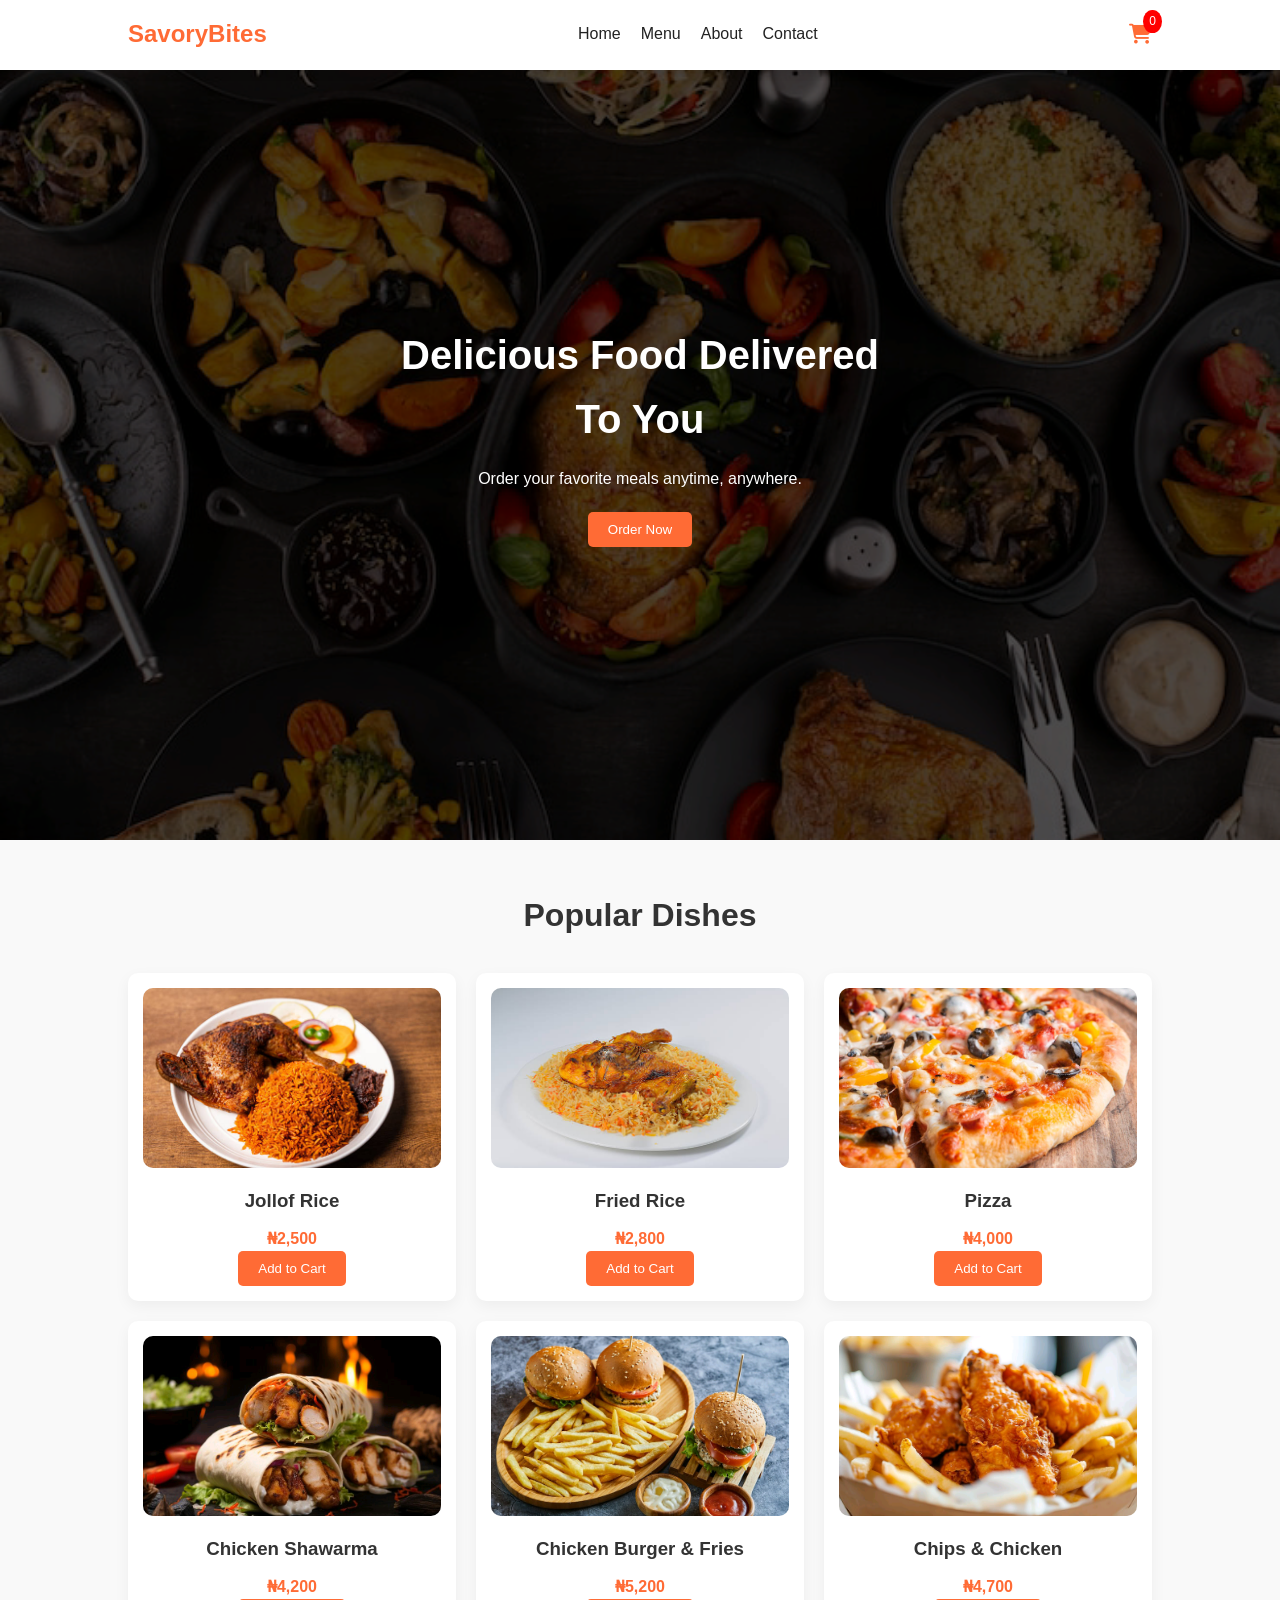
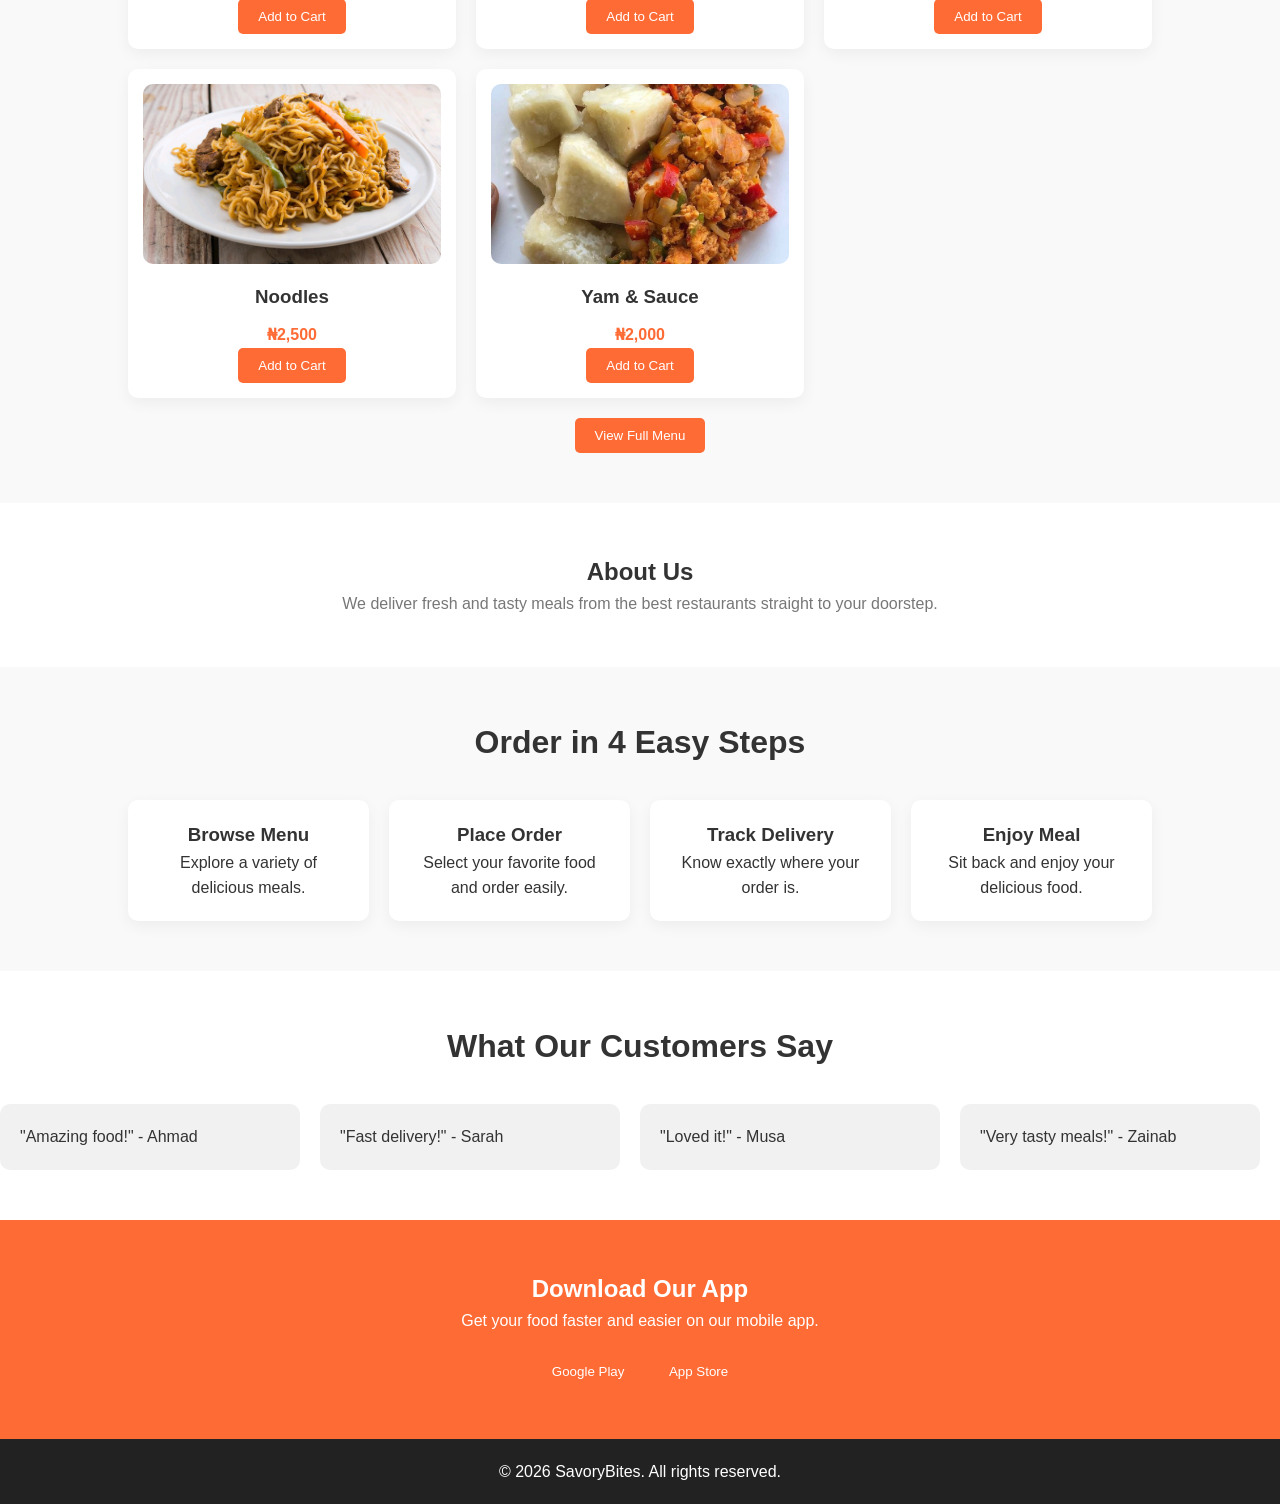
<file: index.html>
<!DOCTYPE html>
<html lang="en">
  <head>
    <meta charset="UTF-8" />
    <meta name="viewport" content="width=device-width, initial-scale=1.0" />
    <title>SavoryBites</title>
    <link
      rel="stylesheet"
      href="https://cdnjs.cloudflare.com/ajax/libs/font-awesome/4.7.0/css/font-awesome.min.css"
    />
    <link
      rel="stylesheet"
      href="https://cdnjs.cloudflare.com/ajax/libs/font-awesome/6.2.0/css/all.min.css"
    />
    <link rel="stylesheet" href="style.css" />
  </head>
  <body>
    <!-- ===== NAVBAR ===== -->
    <header class="header">
      <nav class="navbar">
        <!-- LEFT -->
        <div class="logo">SavoryBites</div>

        <!-- CENTER -->
        <ul class="nav-links" id="nav-links">
          <li><a href="#">Home</a></li>
          <li><a href="#">Menu</a></li>
          <li><a href="#">About</a></li>
          <li><a href="#">Contact</a></li>
        </ul>

        <!-- RIGHT -->
        <div class="nav-right">
          <div class="cart-icon" id="cart-toggle">
            <a href="cart.html"
              ><i class="fas fa-cart-shopping"></i> <span id="cart-count"></span
            ></a>
          </div>
          <div class="hamburger" id="hamburger">☰</div>
        </div>
      </nav>
    </header>

    <!-- ===== HERO SECTION ===== -->
    <section class="hero">
      <div class="hero-content">
        <h1>Delicious Food Delivered To You</h1>
        <p>Order your favorite meals anytime, anywhere.</p>
        <button class="btn">Order Now</button>
      </div>

      <!-- <div class="hero-image">
        <img src="" alt="Delicious food" />
      </div> -->
    </section>

    <!-- ===== FOOD MENU ===== -->
    <section class="menu">
      <h2 class="section-title">Popular Dishes</h2>

      <div class="menu-grid">
        <!-- CARD 1 -->
        <div class="food-card">
          <img src="images/jollof rice.jpg" loading="lazy" alt="" />
          <h3>Jollof Rice</h3>
          <p>₦2,500</p>
          <button
            class="btn add-to-cart"
            data-name="Jollof Rice"
            data-price="2500"
          >
            Add to Cart
          </button>
        </div>

        <!-- CARD 2 -->
        <div class="food-card">
          <img src="images/fried rice.jpg" loading="lazy" alt="" />
          <h3>Fried Rice</h3>
          <p>₦2,800</p>
          <button
            class="btn add-to-cart"
            data-name="Fried Rice"
            data-price="2800"
          >
            Add to Cart
          </button>
        </div>

        <!-- CARD 3 -->
        <div class="food-card">
          <img src="images/pizza.jpg" loading="lazy" alt="" />
          <h3>Pizza</h3>
          <p>₦4,000</p>
          <button class="btn add-to-cart" data-name="Pizza" data-price="4000">
            Add to Cart
          </button>
        </div>

        <!-- CARD 4 -->
        <div class="food-card">
          <img src="images/shawarma.jpg" loading="lazy" alt="" />
          <h3>Chicken Shawarma</h3>
          <p>₦4,200</p>
          <button
            class="btn add-to-cart"
            data-name="Chicken Shawarma"
            data-price="4200"
          >
            Add to Cart
          </button>
        </div>

        <!-- CARD 5 -->
        <div class="food-card">
          <img src="images/burger.jpg" loading="lazy" alt="" />
          <h3>Chicken Burger & Fries</h3>
          <p>₦5,200</p>
          <button
            class="btn add-to-cart"
            data-name="Chicken Burger & Fries"
            data-price="5200"
          >
            Add to Cart
          </button>
        </div>

        <!-- CARD 6 -->
        <div class="food-card">
          <img src="images/chicken and chips.jpg" loading="lazy" alt="" />
          <h3>Chips & Chicken</h3>
          <p>₦4,700</p>
          <button
            class="btn add-to-cart"
            data-name="Chips & Chicken"
            data-price="4700"
          >
            Add to Cart
          </button>
        </div>

        <!-- CARD 7 -->
        <div class="food-card">
          <img src="images/noodles.jpg" loading="lazy" alt="" />
          <h3>Noodles</h3>
          <p>₦2,500</p>
          <button class="btn add-to-cart" data-name="Noodles" data-price="2500">
            Add to Cart
          </button>
        </div>

        <!-- CARD 8 -->
        <div class="food-card">
          <img src="images/yam.jpg" alt="yy" />
          <h3>Yam & Sauce</h3>
          <p>₦2,000</p>
          <button
            class="btn add-to-cart"
            data-name="Yam & Sauce"
            data-price="2000"
          >
            Add to Cart
          </button>
        </div>
      </div>

      <div class="view-all">
        <button class="btn">View Full Menu</button>
      </div>
    </section>

    <!-- ===== ABOUT ===== -->
    <section class="about">
      <div class="about-content">
        <h2>About Us</h2>
        <p>
          We deliver fresh and tasty meals from the best restaurants straight to
          your doorstep.
        </p>
      </div>
    </section>

    <!-- ===== HOW IT WORKS ===== -->
    <section class="steps">
      <h2 class="section-title">Order in 4 Easy Steps</h2>

      <div class="steps-grid">
        <div class="step-card">
          <h3>Browse Menu</h3>
          <p>Explore a variety of delicious meals.</p>
        </div>

        <div class="step-card">
          <h3>Place Order</h3>
          <p>Select your favorite food and order easily.</p>
        </div>

        <div class="step-card">
          <h3>Track Delivery</h3>
          <p>Know exactly where your order is.</p>
        </div>

        <div class="step-card">
          <h3>Enjoy Meal</h3>
          <p>Sit back and enjoy your delicious food.</p>
        </div>
      </div>
    </section>

    <!-- ===== TESTIMONIALS ===== -->
    <section class="testimonials">
      <h2 class="section-title">What Our Customers Say</h2>

      <div class="testimonial-wrapper">
        <div class="testimonial-track">
          <!-- ORIGINAL 6 -->
          <div class="testimonial">"Amazing food!" - Ahmad</div>
          <div class="testimonial">"Fast delivery!" - Sarah</div>
          <div class="testimonial">"Loved it!" - Musa</div>
          <div class="testimonial">"Very tasty meals!" - Zainab</div>
          <div class="testimonial">"Best app ever!" - David</div>
          <div class="testimonial">"Highly recommend!" - Aisha</div>

          <!-- DUPLICATE SAME 6 -->
          <div class="testimonial">"Amazing food!" - Ahmad</div>
          <div class="testimonial">"Fast delivery!" - Sarah</div>
          <div class="testimonial">"Loved it!" - Musa</div>
          <div class="testimonial">"Very tasty meals!" - Zainab</div>
          <div class="testimonial">"Best app ever!" - David</div>
          <div class="testimonial">"Highly recommend!" - Aisha</div>
        </div>
      </div>
    </section>

    <!-- ===== DOWNLOAD APP ===== -->
    <section class="download">
      <div class="download-content">
        <h2>Download Our App</h2>
        <p>Get your food faster and easier on our mobile app.</p>

        <div class="download-buttons">
          <button class="btn">Google Play</button>
          <button class="btn">App Store</button>
        </div>
      </div>
    </section>

    <!-- ===== FOOTER ===== -->
    <footer class="footer">
      <div class="footer-content">
        <p>&copy; 2026 SavoryBites. All rights reserved.</p>
      </div>
    </footer>

    <script src="script.js"></script>
  </body>
</html>
</file>
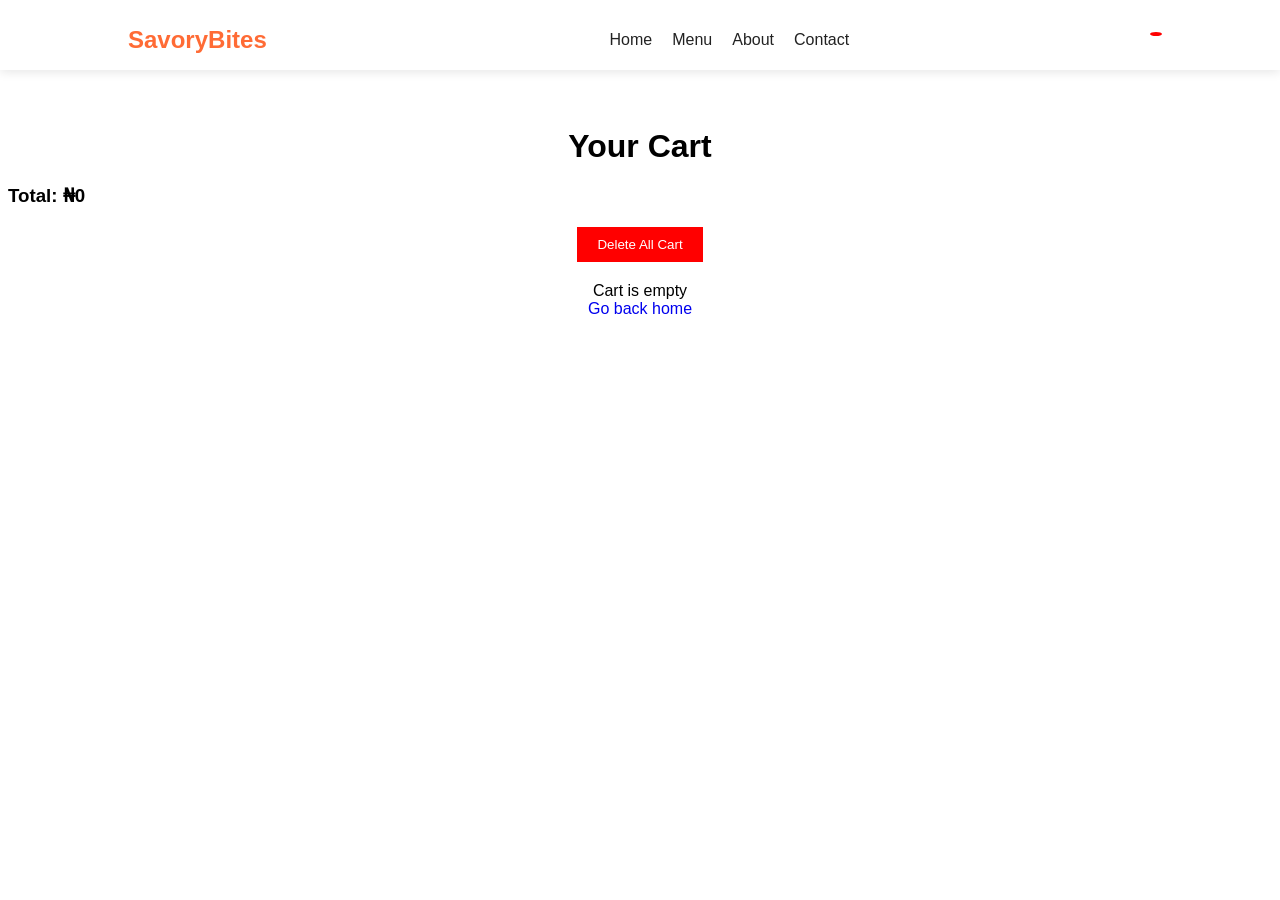
<file: cart.html>
<!DOCTYPE html>
<html lang="en">
  <head>
    <meta charset="UTF-8" />
    <meta name="viewport" content="width=device-width, initial-scale=1.0" />
    <title>Cart</title>

    <style>
      /* CART PAGE */
      :root {
        --primary: #ff6b35;
        --dark: #222;
        --light: #fff;
        --gray: #777;
      }

      body {
        font-family: Arial, sans-serif;
      }
      a {
        text-decoration: none;
      }
      .header {
        background: var(--light);
        box-shadow: 0 2px 10px rgba(0, 0, 0, 0.1);
        position: fixed;
        top: 0;
        left: 0;
        width: 100%;
        z-index: 1000;
        height: 70px;
      }

      .navbar {
        display: flex;
        justify-content: space-between;
        align-items: center;
        padding: 15px 10%;
      }

      .logo a {
        font-size: 1.5rem;
        font-weight: bold;
        color: var(--primary);
      }

      .nav-links {
        list-style: none;
        display: flex;
        gap: 20px;
      }

      .nav-right {
        display: flex;
        align-items: center;
        gap: 15px;
      }

      .nav-right i {
        color: var(--primary);
      }

      .nav-links a {
        text-decoration: none;
        color: var(--dark);
        transition: 0.3s;
      }

      .nav-links a:hover {
        color: var(--primary);
      }

      .cart-icon {
        position: relative;
        font-size: 20px;
        cursor: pointer;
      }

      #cart-count {
        position: absolute;
        top: -8px;
        right: -10px;
        background: red;
        color: #fff;
        font-size: 12px;
        padding: 2px 6px;
        border-radius: 50%;
        margin-left: 5px;
      }

      .cart-section {
        padding: 100px 0;
      }

      h1 {
        text-align: center;
        margin: 20px 0;
      }

      #cart-items {
        list-style: none;
        padding: 0;
        width: 80%;
        margin: auto;
      }

      #cart-items li {
        background: #fff;
        margin-bottom: 10px;
        padding: 15px;
        border-radius: 8px;
        display: flex;
        justify-content: space-between;
        align-items: center;
      }

      /* BUTTONS */
      #cart-items button {
        margin-left: 5px;
        padding: 5px 10px;
        border: none;
        cursor: pointer;
      }

      #clear-cart {
        display: block;
        margin: 20px auto;
        padding: 10px 20px;
        background: red;
        color: white;
        border: none;
        cursor: pointer;
      }

      #total {
        font-weight: bold;
      }

      /* EMPTY MESSAGE */
      #empty-message {
        text-align: center;
        margin-top: 20px;
      }

      #empty-message a * {
        /* background-color: #ff6b35; */
        color: #b10505;
        text-decoration: underline;
      }
      .hamburger {
        display: none;
        font-size: 28px;
        cursor: pointer;
        transition: 0.3s;
      }
      .hamburger:hover {
        color: var(--primary);
      }
      @media (max-width: 768px) {
        .nav-links {
          display: none;
        }
        .navbar {
          display: flex;
          justify-content: space-between;
          align-items: center;
          padding: 15px 10%;
        }
        .hamburger {
          display: block;
        }
        .hamburger {
          display: block;
        }

        .nav-links {
          position: absolute;
          top: 70px;
          left: 0;
          width: 100%;
          background: white;
          flex-direction: column;
          align-items: center;
          gap: 15px;
          padding: 20px;
          display: none;
          box-shadow: 0 5px 10px rgba(0, 0, 0, 0.1);
        }

        .nav-links.active {
          display: flex;
        }

        .navbar {
          position: relative;
        }
      }
    </style>
  </head>
  <body>
    <header class="header">
      <nav class="navbar">
        <!-- LEFT -->
        <div class="logo"><a href="index.html">SavoryBites</a></div>

        <!-- CENTER -->
        <ul class="nav-links" id="nav-links">
          <li><a href="#">Home</a></li>
          <li><a href="#">Menu</a></li>
          <li><a href="#">About</a></li>
          <li><a href="#">Contact</a></li>
        </ul>

        <!-- RIGHT -->
        <div class="nav-right">
          <div class="cart-icon" id="cart-toggle">
            <a href="cart.html"
              ><i class="fas fa-cart-shopping"></i> <span id="cart-count"></span
            ></a>
          </div>
          <div class="hamburger" id="hamburger">☰</div>
        </div>
      </nav>
    </header>

    <div class="cart-section">
      <h1>Your Cart</h1>

      <ul id="cart-items"></ul>

      <h3>Total: ₦<span id="total">0</span></h3>

      <button id="clear-cart">Delete All Cart</button>

      <p id="empty-message"></p>
    </div>

    <script src="cart.js"></script>
  </body>
</html>
</file>
<file: style.css>
/* ===== RESET ===== */
* {
  margin: 0;
  padding: 0;
  box-sizing: border-box;
}

body {
  font-family: Arial, sans-serif;
  line-height: 1.6;
  background: #f9f9f9;
  color: #333;
}

/* ===== VARIABLES ===== */
:root {
  --primary: #ff6b35;
  --dark: #222;
  --light: #fff;
  --gray: #777;
}

/* ===== REUSABLE ===== */
.section-title {
  text-align: center;
  margin-bottom: 2rem;
  font-size: 2rem;
}

.btn {
  background: var(--primary);
  color: #fff;
  padding: 10px 20px;
  border: none;
  cursor: pointer;
  border-radius: 5px;
  transition: 0.3s;
}

.btn:hover {
  opacity: 0.85;
}

.header {
  background: var(--light);
  box-shadow: 0 2px 10px rgba(0, 0, 0, 0.1);
  position: fixed;
  top: 0;
  left: 0;
  width: 100%;
  z-index: 1000;
  height: 70px;
}

.navbar {
  display: flex;
  justify-content: space-between;
  align-items: center;
  padding: 15px 10%;
}

.logo {
  font-size: 1.5rem;
  font-weight: bold;
  color: var(--primary);
}

.nav-links {
  list-style: none;
  display: flex;
  gap: 20px;
}

.nav-right {
  display: flex;
  align-items: center;
  gap: 15px;
}

.nav-right i {
  color: var(--primary);
}

.nav-links a {
  text-decoration: none;
  color: var(--dark);
  transition: 0.3s;
}

.nav-links a:hover {
  color: var(--primary);
}

.cart-icon {
  position: relative;
  font-size: 20px;
  cursor: pointer;
}

#cart-count {
  position: absolute;
  top: -8px;
  right: -10px;
  background: red;
  color: #fff;
  font-size: 12px;
  padding: 2px 6px;
  border-radius: 50%;
  margin-left: 5px;
}

.hero {
  background: url("../images/bg.jpg");
  background-repeat: no-repeat;
  background-position: center;
  background-size: cover;
  height: 90vh;
  display: flex;
  align-items: center;
  justify-content: center;
  padding: 70px 10%;
  color: #fff;
  text-align: center;
  position: relative;
  margin-top: 30px;
}

.hero::before {
  content: "";
  position: absolute;
  inset: 0;
  background: rgba(0, 0, 0, 0.7);
}

.hero-content {
  max-width: 500px;
  position: relative;
  z-index: 2;
  animation: fadeUp 1s ease;
}

@keyframes fadeUp {
  from {
    opacity: 0;
    transform: translateY(20px);
  }
  to {
    opacity: 1;
    transform: translateY(0);
  }
}

.hero h1 {
  font-size: 2.5rem;
  margin-bottom: 15px;
}

.hero p {
  margin-bottom: 20px;
  color: #fff;
}

.hero-image img {
  width: 400px;
  margin-top: 40px;
}

.menu {
  padding: 50px 10%;
}

.menu-grid {
  display: grid;
  grid-template-columns: repeat(auto-fit, minmax(250px, 1fr));
  gap: 20px;
}

.food-card {
  background: #fff;
  padding: 15px;
  border-radius: 10px;
  text-align: center;
  box-shadow: 0 5px 15px rgba(0, 0, 0, 0.05);
  transition: 0.2s;
}

.food-card:hover {
  transform: translateY(5px);
}

.food-card img {
  width: 100%;
  height: 180px;
  object-fit: cover;
  border-radius: 10px;
}

.food-card h3 {
  margin: 10px 0;
}

.food-card p {
  color: var(--primary);
  font-weight: bold;
}

.view-all {
  text-align: center;
  margin-top: 20px;
}

.about {
  padding: 50px 10%;
  text-align: center;
  background: #fff;
}

.about p {
  max-width: 600px;
  margin: auto;
  color: var(--gray);
}

.steps {
  padding: 50px 10%;
}

.steps-grid {
  display: grid;
  grid-template-columns: repeat(auto-fit, minmax(220px, 1fr));
  gap: 20px;
}

.step-card {
  background: #fff;
  padding: 20px;
  border-radius: 10px;
  text-align: center;
  box-shadow: 0 5px 15px rgba(0, 0, 0, 0.05);
}

.testimonials {
  overflow: hidden;
  padding: 50px 0;
  background: #fff;
}

.testimonial-wrapper {
  overflow: hidden;
  width: 100%;
  /* position: relative; */
}

/* .testimonial-wrapper::before,
.testimonial-wrapper::after {
  content: "";
  position: absolute;
  top: 0;
  width: 50px;
  height: 100%;
  z-index: 2;
}

.testimonial-wrapper::before {
  left: 0;
  background: linear-gradient(to right, #fff, transparent);
}

.testimonial-wrapper::after {
  right: 0;
  background: linear-gradient(to left, #fff, transparent);
} */

.testimonial-track {
  display: flex;
  gap: 20px;
  width: max-content;
  animation: scroll 30s linear infinite;
}

.testimonial-track:hover {
  animation-play-state: paused;
}

.testimonial {
  min-width: 300px;
  background: #f1f1f1;
  padding: 20px;
  border-radius: 10px;
}

/* ANIMATION */
@keyframes scroll {
  0% {
    transform: translateX(0);
  }
  100% {
    transform: translateX(-50%);
  }
}

.download {
  padding: 50px 10%;
  text-align: center;
  background: var(--primary);
  color: #fff;
}

.download-buttons {
  margin-top: 20px;
}

.footer {
  text-align: center;
  padding: 20px;
  background: var(--dark);
  color: #fff;
}

/* HAMBURGER (hidden on desktop) */
.hamburger {
  display: none;
  font-size: 28px;
  cursor: pointer;
  transition: 0.3s;
}
.hamburger:hover {
  color: var(--primary);
}
@media (max-width: 768px) {
  .hero {
    height: 70vh;
    padding: 20px;
  }

  .hero h1 {
    font-size: 1.8rem;
  }

  .hero-image img {
    width: 100%;
    margin-top: 20px;
  }

  .navbar {
    display: flex;
    justify-content: space-between;
    align-items: center;
  }

  .nav-right {
    display: flex;
    align-items: center;
    gap: 15px;
  }

  .hamburger {
    display: block;
  }

  .nav-links {
    position: absolute;
    top: 70px;
    left: 0;
    width: 100%;
    background: white;
    flex-direction: column;
    align-items: center;
    gap: 15px;
    padding: 20px;
    display: none;
    box-shadow: 0 5px 10px rgba(0, 0, 0, 0.1);
  }

  .nav-links.active {
    display: flex;
  }

  .navbar {
    position: relative;
  }
}
</file>
